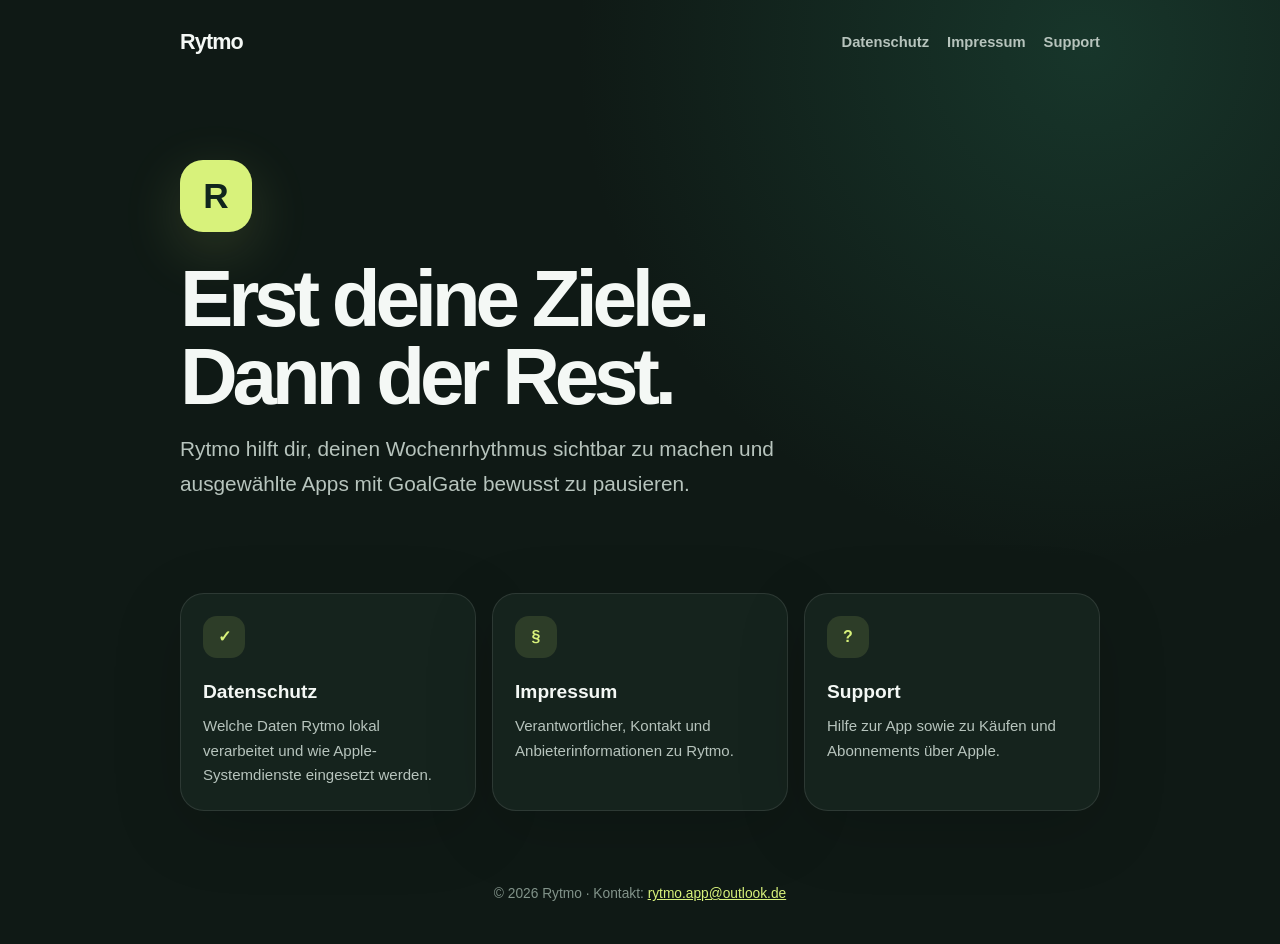
<file: index.html>
<!doctype html>
<html lang="de">
  <head>
    <meta charset="utf-8">
    <meta name="viewport" content="width=device-width, initial-scale=1">
    <meta name="description" content="Rechtliche Informationen und Support für die iOS-App Rytmo.">
    <title>Rytmo – Ziele zuerst. Dann der Rest.</title>
    <link rel="stylesheet" href="styles.css">
  </head>
  <body>
    <header class="wrap">
      <nav aria-label="Hauptnavigation">
        <a class="brand" href="index.html">Rytmo</a>
        <div class="nav-links">
          <a href="privacy.html">Datenschutz</a>
          <a href="imprint.html">Impressum</a>
          <a href="support.html">Support</a>
        </div>
      </nav>
    </header>

    <main class="wrap">
      <section class="hero">
        <div class="mark" aria-hidden="true">R</div>
        <h1>Erst deine Ziele.<br>Dann der Rest.</h1>
        <p class="lead">Rytmo hilft dir, deinen Wochenrhythmus sichtbar zu machen und ausgewählte Apps mit GoalGate bewusst zu pausieren.</p>
      </section>

      <section class="cards" aria-label="Informationen">
        <a class="card" href="privacy.html">
          <span class="icon" aria-hidden="true">✓</span>
          <h2>Datenschutz</h2>
          <p>Welche Daten Rytmo lokal verarbeitet und wie Apple-Systemdienste eingesetzt werden.</p>
        </a>
        <a class="card" href="imprint.html">
          <span class="icon" aria-hidden="true">§</span>
          <h2>Impressum</h2>
          <p>Verantwortlicher, Kontakt und Anbieterinformationen zu Rytmo.</p>
        </a>
        <a class="card" href="support.html">
          <span class="icon" aria-hidden="true">?</span>
          <h2>Support</h2>
          <p>Hilfe zur App sowie zu Käufen und Abonnements über Apple.</p>
        </a>
      </section>
    </main>

    <footer class="wrap">© 2026 Rytmo · Kontakt: <a href="mailto:rytmo.app@outlook.de">rytmo.app@outlook.de</a></footer>
  </body>
</html>
</file>
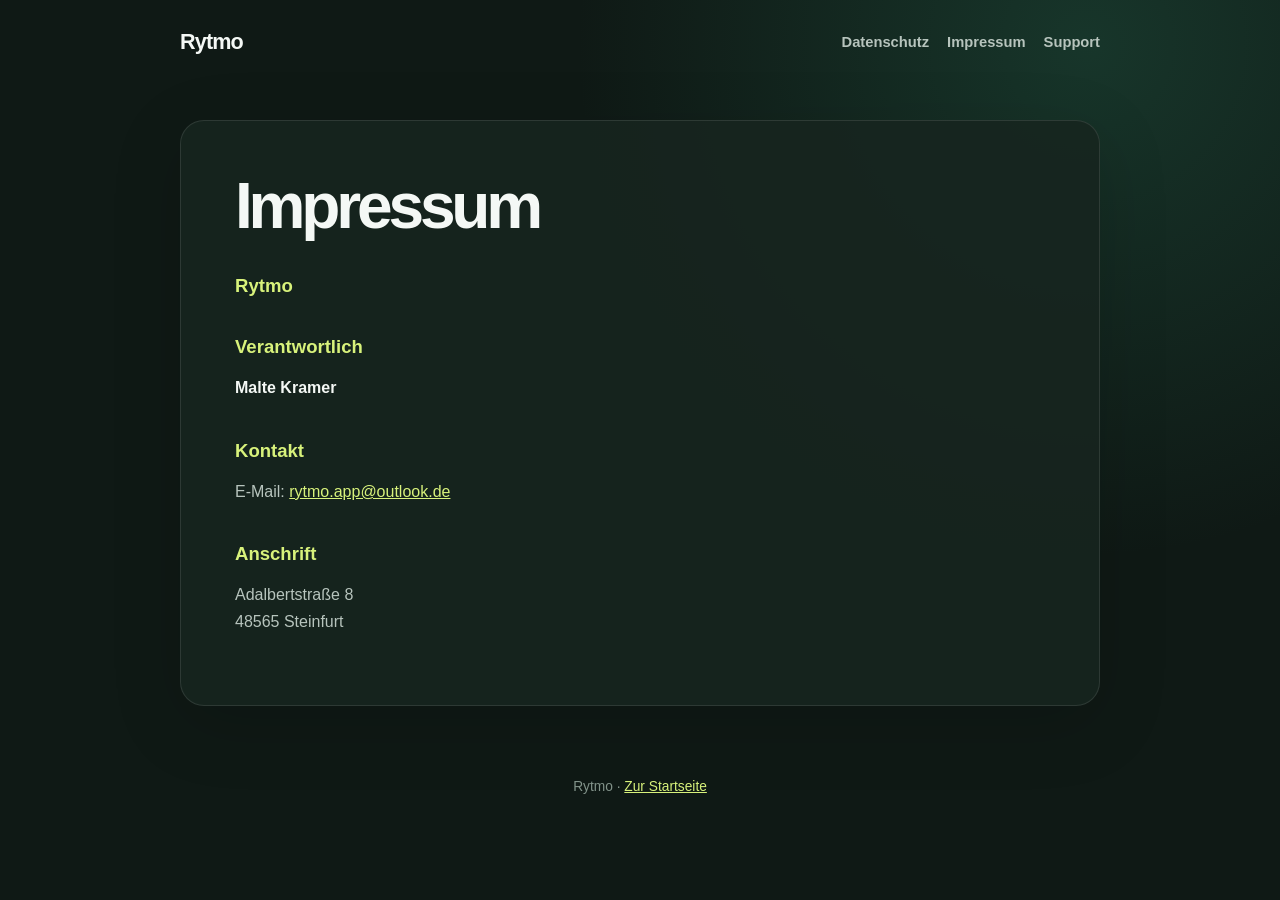
<file: imprint.html>
<!doctype html>
<html lang="de">
  <head>
    <meta charset="utf-8">
    <meta name="viewport" content="width=device-width, initial-scale=1">
    <meta name="description" content="Impressum und Anbieterinformationen für Rytmo.">
    <title>Impressum – Rytmo</title>
    <link rel="stylesheet" href="styles.css">
  </head>
  <body>
    <header class="wrap">
      <nav aria-label="Hauptnavigation">
        <a class="brand" href="index.html">Rytmo</a>
        <div class="nav-links">
          <a href="privacy.html">Datenschutz</a>
          <a href="imprint.html" aria-current="page">Impressum</a>
          <a href="support.html">Support</a>
        </div>
      </nav>
    </header>

    <main class="wrap">
      <article class="document">
        <h1>Impressum</h1>
        <h2>Rytmo</h2>

        <h2>Verantwortlich</h2>
        <p><strong>Malte Kramer</strong></p>

        <h2>Kontakt</h2>
        <p>E-Mail: <a href="mailto:rytmo.app@outlook.de">rytmo.app@outlook.de</a></p>

        <h2>Anschrift</h2>
        <p>Adalbertstraße 8<br>48565 Steinfurt</p>
      </article>
    </main>

    <footer class="wrap">Rytmo · <a href="index.html">Zur Startseite</a></footer>
  </body>
</html>
</file>
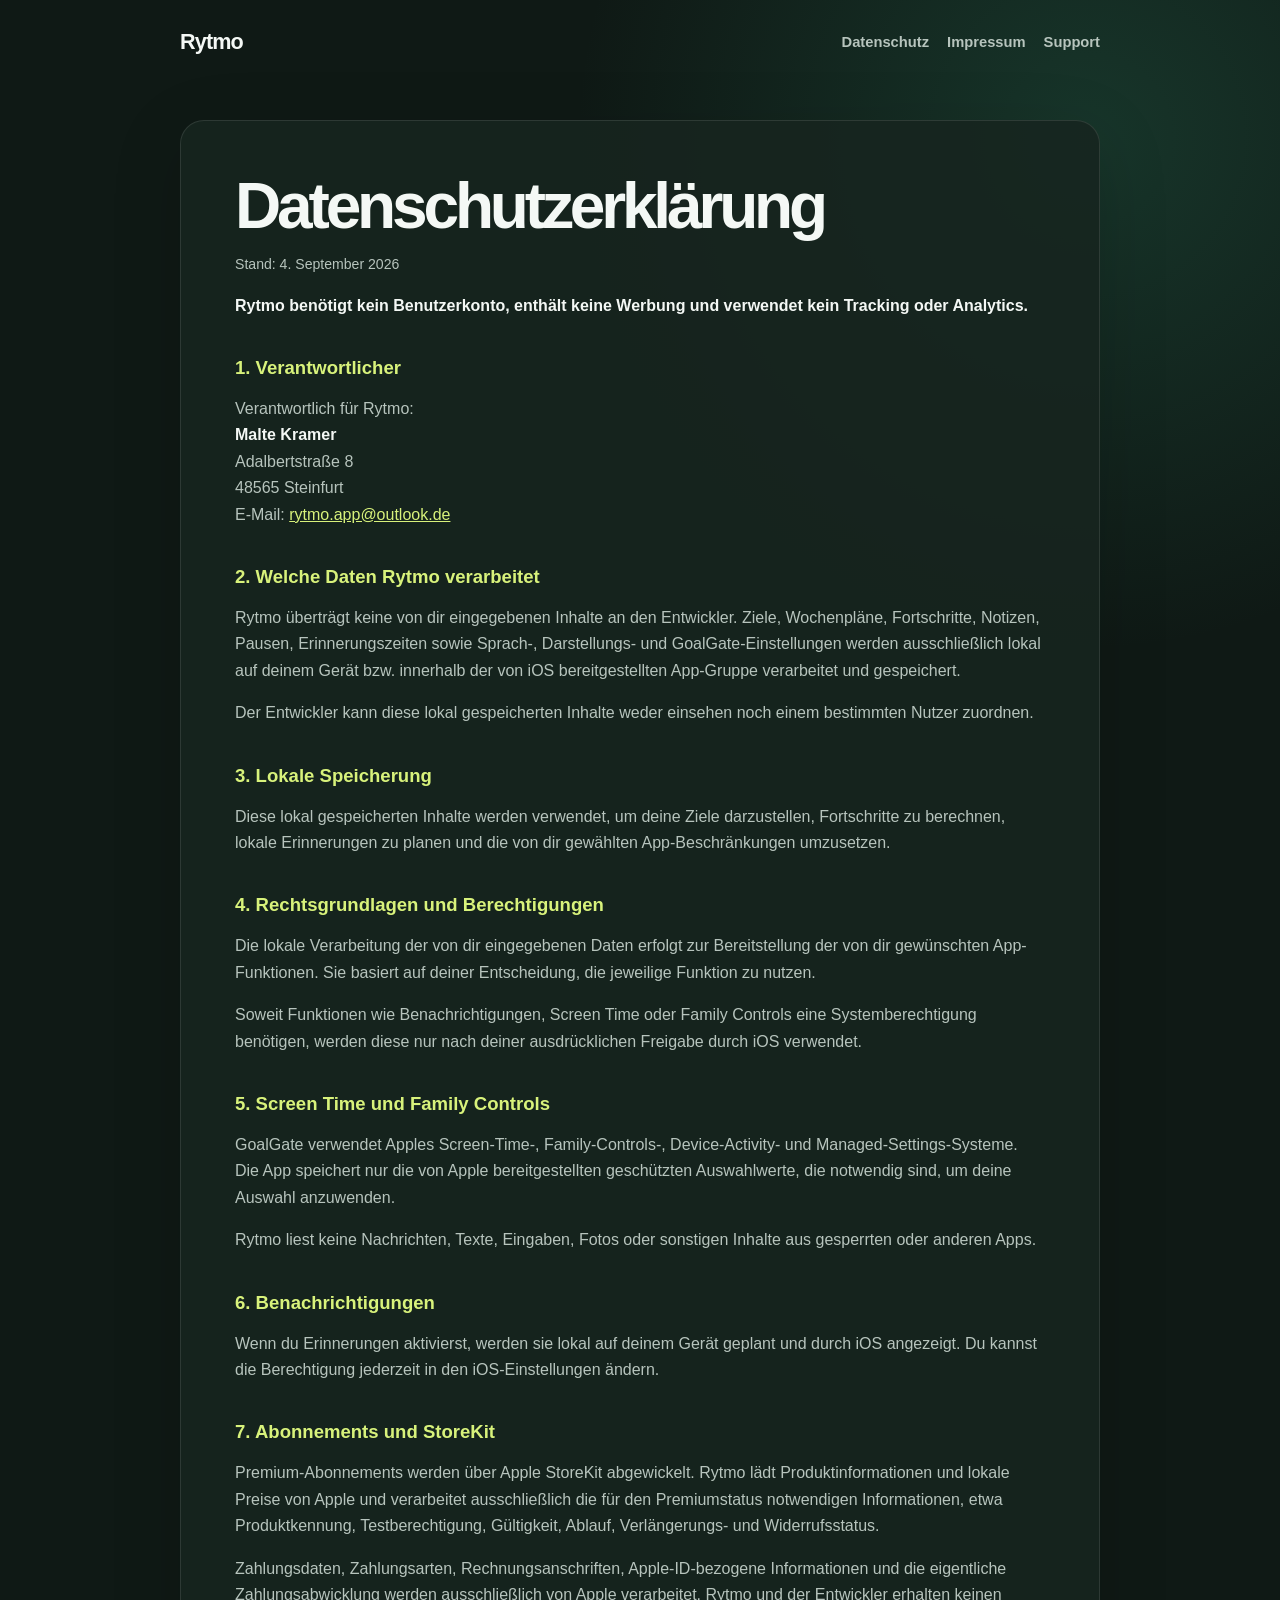
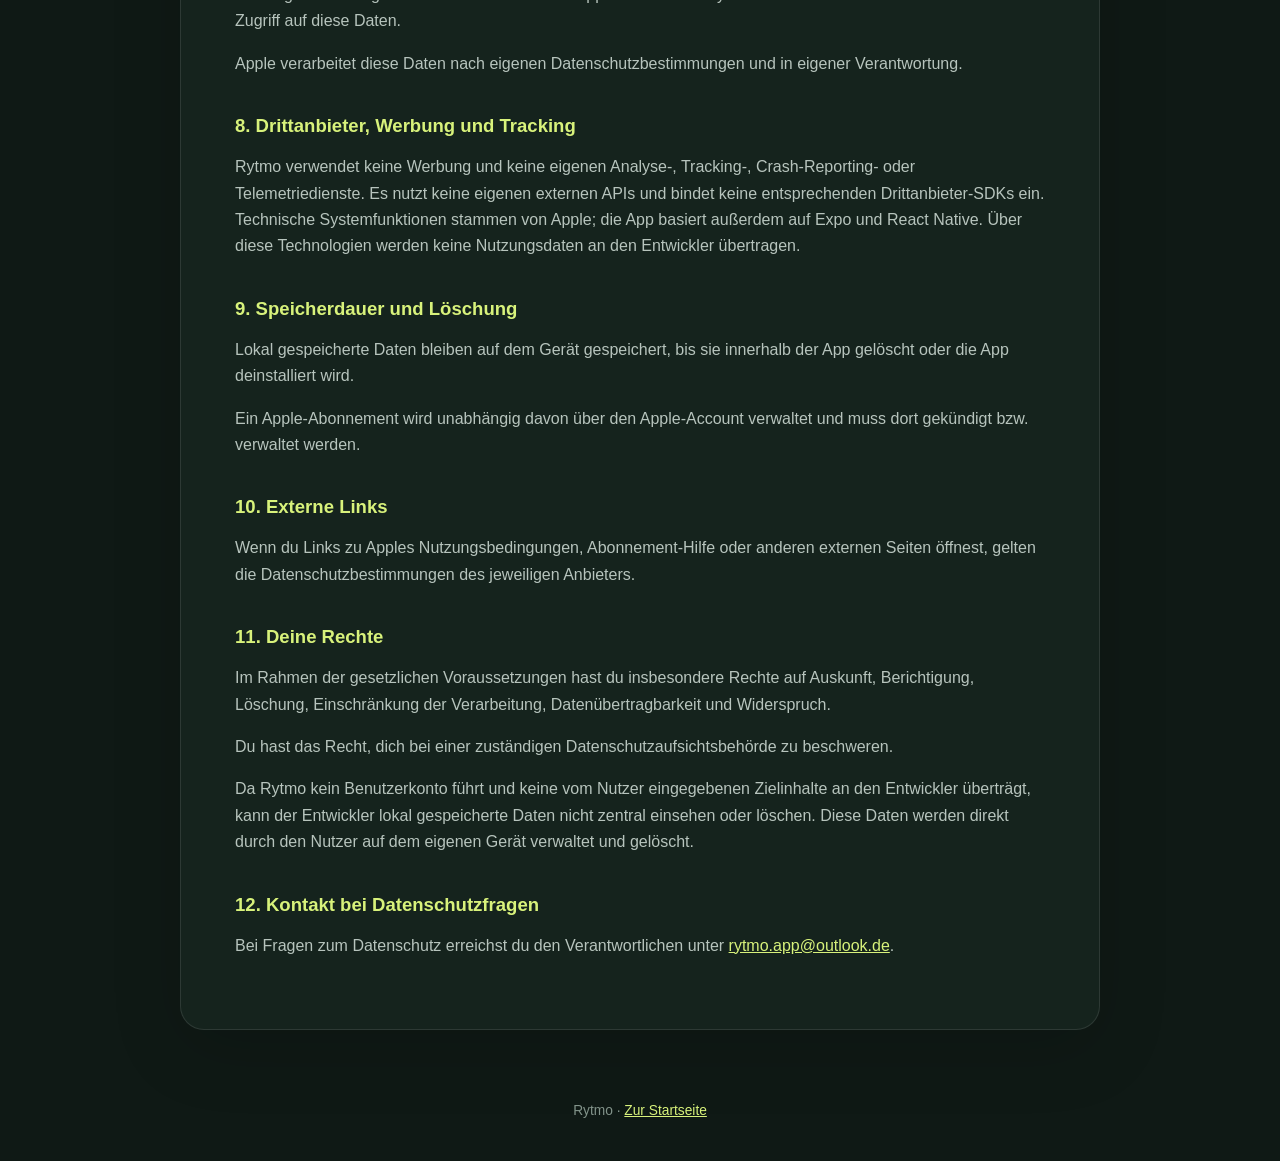
<file: privacy.html>
<!doctype html>
<html lang="de">
  <head>
    <meta charset="utf-8">
    <meta name="viewport" content="width=device-width, initial-scale=1">
    <meta name="description" content="Datenschutzerklärung der iOS-App Rytmo.">
    <title>Datenschutz – Rytmo</title>
    <link rel="stylesheet" href="styles.css">
  </head>
  <body>
    <header class="wrap">
      <nav aria-label="Hauptnavigation">
        <a class="brand" href="index.html">Rytmo</a>
        <div class="nav-links">
          <a href="privacy.html" aria-current="page">Datenschutz</a>
          <a href="imprint.html">Impressum</a>
          <a href="support.html">Support</a>
        </div>
      </nav>
    </header>

    <main class="wrap">
      <article class="document">
        <h1>Datenschutzerklärung</h1>
        <p class="meta">Stand: 4. September 2026</p>
        <p><strong>Rytmo benötigt kein Benutzerkonto, enthält keine Werbung und verwendet kein Tracking oder Analytics.</strong></p>

        <h2>1. Verantwortlicher</h2>
        <p>Verantwortlich für Rytmo:<br><strong>Malte Kramer</strong><br>Adalbertstraße 8<br>48565 Steinfurt<br>E-Mail: <a href="mailto:rytmo.app@outlook.de">rytmo.app@outlook.de</a></p>

        <h2>2. Welche Daten Rytmo verarbeitet</h2>
        <p>Rytmo überträgt keine von dir eingegebenen Inhalte an den Entwickler. Ziele, Wochenpläne, Fortschritte, Notizen, Pausen, Erinnerungszeiten sowie Sprach-, Darstellungs- und GoalGate-Einstellungen werden ausschließlich lokal auf deinem Gerät bzw. innerhalb der von iOS bereitgestellten App-Gruppe verarbeitet und gespeichert.</p>
        <p>Der Entwickler kann diese lokal gespeicherten Inhalte weder einsehen noch einem bestimmten Nutzer zuordnen.</p>

        <h2>3. Lokale Speicherung</h2>
        <p>Diese lokal gespeicherten Inhalte werden verwendet, um deine Ziele darzustellen, Fortschritte zu berechnen, lokale Erinnerungen zu planen und die von dir gewählten App-Beschränkungen umzusetzen.</p>

        <h2>4. Rechtsgrundlagen und Berechtigungen</h2>
        <p>Die lokale Verarbeitung der von dir eingegebenen Daten erfolgt zur Bereitstellung der von dir gewünschten App-Funktionen. Sie basiert auf deiner Entscheidung, die jeweilige Funktion zu nutzen.</p>
        <p>Soweit Funktionen wie Benachrichtigungen, Screen Time oder Family Controls eine Systemberechtigung benötigen, werden diese nur nach deiner ausdrücklichen Freigabe durch iOS verwendet.</p>

        <h2>5. Screen Time und Family Controls</h2>
        <p>GoalGate verwendet Apples Screen-Time-, Family-Controls-, Device-Activity- und Managed-Settings-Systeme. Die App speichert nur die von Apple bereitgestellten geschützten Auswahlwerte, die notwendig sind, um deine Auswahl anzuwenden.</p>
        <p>Rytmo liest keine Nachrichten, Texte, Eingaben, Fotos oder sonstigen Inhalte aus gesperrten oder anderen Apps.</p>

        <h2>6. Benachrichtigungen</h2>
        <p>Wenn du Erinnerungen aktivierst, werden sie lokal auf deinem Gerät geplant und durch iOS angezeigt. Du kannst die Berechtigung jederzeit in den iOS-Einstellungen ändern.</p>

        <h2>7. Abonnements und StoreKit</h2>
        <p>Premium-Abonnements werden über Apple StoreKit abgewickelt. Rytmo lädt Produktinformationen und lokale Preise von Apple und verarbeitet ausschließlich die für den Premiumstatus notwendigen Informationen, etwa Produktkennung, Testberechtigung, Gültigkeit, Ablauf, Verlängerungs- und Widerrufsstatus.</p>
        <p>Zahlungsdaten, Zahlungsarten, Rechnungsanschriften, Apple-ID-bezogene Informationen und die eigentliche Zahlungsabwicklung werden ausschließlich von Apple verarbeitet. Rytmo und der Entwickler erhalten keinen Zugriff auf diese Daten.</p>
        <p>Apple verarbeitet diese Daten nach eigenen Datenschutzbestimmungen und in eigener Verantwortung.</p>

        <h2>8. Drittanbieter, Werbung und Tracking</h2>
        <p>Rytmo verwendet keine Werbung und keine eigenen Analyse-, Tracking-, Crash-Reporting- oder Telemetriedienste. Es nutzt keine eigenen externen APIs und bindet keine entsprechenden Drittanbieter-SDKs ein. Technische Systemfunktionen stammen von Apple; die App basiert außerdem auf Expo und React Native. Über diese Technologien werden keine Nutzungsdaten an den Entwickler übertragen.</p>

        <h2>9. Speicherdauer und Löschung</h2>
        <p>Lokal gespeicherte Daten bleiben auf dem Gerät gespeichert, bis sie innerhalb der App gelöscht oder die App deinstalliert wird.</p>
        <p>Ein Apple-Abonnement wird unabhängig davon über den Apple-Account verwaltet und muss dort gekündigt bzw. verwaltet werden.</p>

        <h2>10. Externe Links</h2>
        <p>Wenn du Links zu Apples Nutzungsbedingungen, Abonnement-Hilfe oder anderen externen Seiten öffnest, gelten die Datenschutzbestimmungen des jeweiligen Anbieters.</p>

        <h2>11. Deine Rechte</h2>
        <p>Im Rahmen der gesetzlichen Voraussetzungen hast du insbesondere Rechte auf Auskunft, Berichtigung, Löschung, Einschränkung der Verarbeitung, Datenübertragbarkeit und Widerspruch.</p>
        <p>Du hast das Recht, dich bei einer zuständigen Datenschutzaufsichtsbehörde zu beschweren.</p>
        <p>Da Rytmo kein Benutzerkonto führt und keine vom Nutzer eingegebenen Zielinhalte an den Entwickler überträgt, kann der Entwickler lokal gespeicherte Daten nicht zentral einsehen oder löschen. Diese Daten werden direkt durch den Nutzer auf dem eigenen Gerät verwaltet und gelöscht.</p>

        <h2>12. Kontakt bei Datenschutzfragen</h2>
        <p>Bei Fragen zum Datenschutz erreichst du den Verantwortlichen unter <a href="mailto:rytmo.app@outlook.de">rytmo.app@outlook.de</a>.</p>
      </article>
    </main>

    <footer class="wrap">Rytmo · <a href="index.html">Zur Startseite</a></footer>
  </body>
</html>
</file>
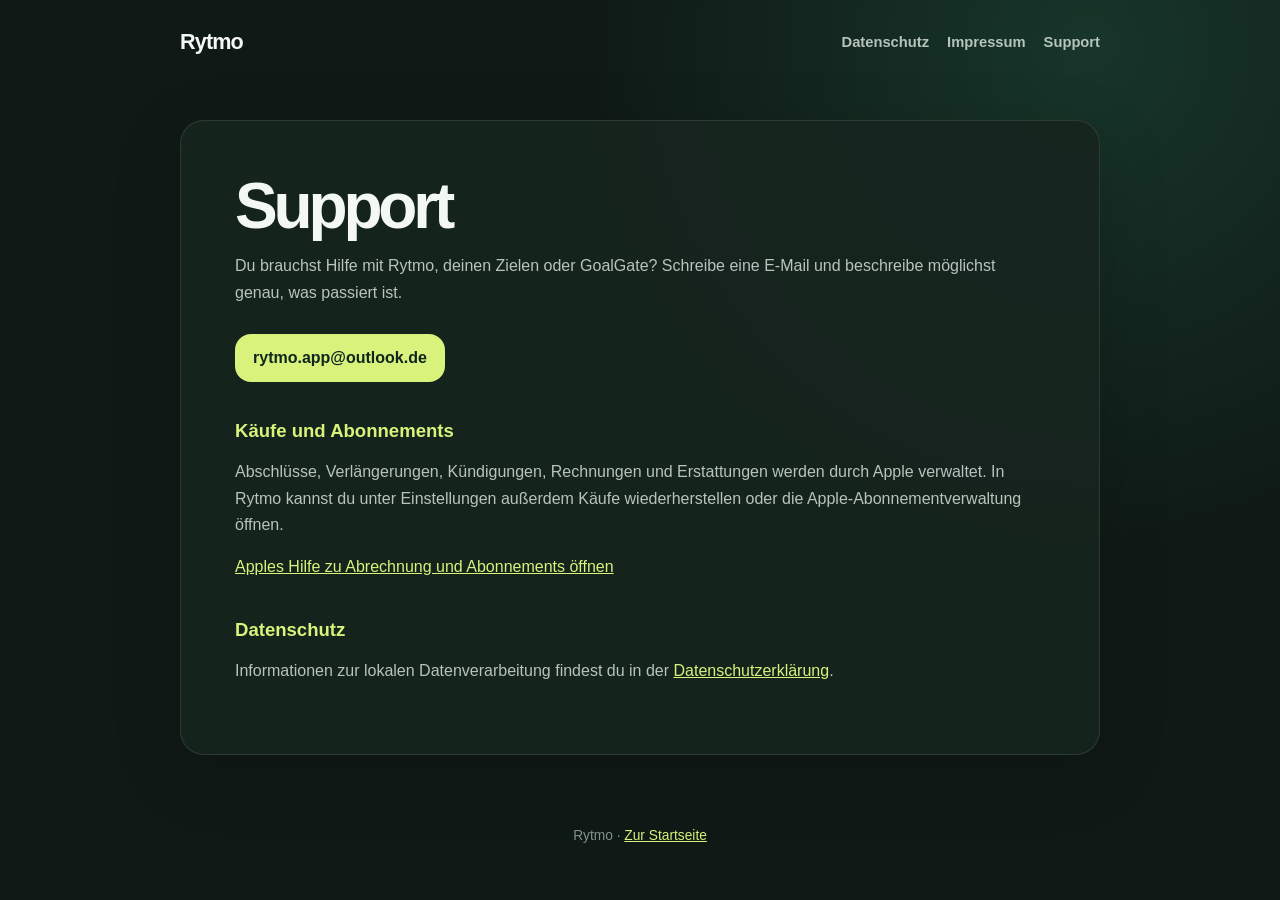
<file: support.html>
<!doctype html>
<html lang="de">
  <head>
    <meta charset="utf-8">
    <meta name="viewport" content="width=device-width, initial-scale=1">
    <meta name="description" content="Support und Hilfe für die iOS-App Rytmo.">
    <title>Support – Rytmo</title>
    <link rel="stylesheet" href="styles.css">
  </head>
  <body>
    <header class="wrap">
      <nav aria-label="Hauptnavigation">
        <a class="brand" href="index.html">Rytmo</a>
        <div class="nav-links">
          <a href="privacy.html">Datenschutz</a>
          <a href="imprint.html">Impressum</a>
          <a href="support.html" aria-current="page">Support</a>
        </div>
      </nav>
    </header>

    <main class="wrap">
      <article class="document">
        <h1>Support</h1>
        <p>Du brauchst Hilfe mit Rytmo, deinen Zielen oder GoalGate? Schreibe eine E-Mail und beschreibe möglichst genau, was passiert ist.</p>
        <a class="button" href="mailto:rytmo.app@outlook.de">rytmo.app@outlook.de</a>

        <h2>Käufe und Abonnements</h2>
        <p>Abschlüsse, Verlängerungen, Kündigungen, Rechnungen und Erstattungen werden durch Apple verwaltet. In Rytmo kannst du unter Einstellungen außerdem Käufe wiederherstellen oder die Apple-Abonnementverwaltung öffnen.</p>
        <a href="https://support.apple.com/billing">Apples Hilfe zu Abrechnung und Abonnements öffnen</a>

        <h2>Datenschutz</h2>
        <p>Informationen zur lokalen Datenverarbeitung findest du in der <a href="privacy.html">Datenschutzerklärung</a>.</p>
      </article>
    </main>

    <footer class="wrap">Rytmo · <a href="index.html">Zur Startseite</a></footer>
  </body>
</html>
</file>
<file: styles.css>
:root {
  color-scheme: dark;
  --bg: #0f1915;
  --surface: #17251f;
  --surface-soft: #1d3028;
  --ink: #f4f8f5;
  --muted: #b7c4bd;
  --brand: #71c7a8;
  --lime: #d8f27b;
  --line: rgba(255, 255, 255, 0.1);
  --danger: #ff9e88;
}

* {
  box-sizing: border-box;
}

html {
  scroll-behavior: smooth;
}

body {
  margin: 0;
  min-height: 100vh;
  background:
    radial-gradient(circle at 85% 5%, rgba(45, 128, 98, 0.28), transparent 32rem),
    var(--bg);
  color: var(--ink);
  font-family: -apple-system, BlinkMacSystemFont, "Segoe UI", sans-serif;
  line-height: 1.65;
}

a {
  color: var(--lime);
}

a:hover,
a:focus-visible {
  color: #edffae;
}

.wrap {
  width: min(100% - 32px, 920px);
  margin: 0 auto;
}

header {
  padding: 24px 0;
}

nav {
  display: flex;
  align-items: center;
  justify-content: space-between;
  gap: 20px;
}

.brand {
  color: var(--ink);
  font-size: 1.35rem;
  font-weight: 900;
  letter-spacing: -0.04em;
  text-decoration: none;
}

.nav-links {
  display: flex;
  flex-wrap: wrap;
  justify-content: flex-end;
  gap: 8px 18px;
}

.nav-links a {
  color: var(--muted);
  font-size: 0.92rem;
  font-weight: 700;
  text-decoration: none;
}

.hero {
  padding: 76px 0 92px;
}

.mark {
  display: grid;
  width: 72px;
  height: 72px;
  place-items: center;
  border-radius: 23px;
  background: var(--lime);
  color: #10251d;
  font-size: 2.2rem;
  font-weight: 900;
  box-shadow: 0 18px 60px rgba(216, 242, 123, 0.16);
}

h1 {
  max-width: 720px;
  margin: 28px 0 16px;
  font-size: clamp(2.6rem, 8vw, 5rem);
  line-height: 0.98;
  letter-spacing: -0.065em;
}

.lead {
  max-width: 630px;
  margin: 0;
  color: var(--muted);
  font-size: clamp(1.05rem, 2.5vw, 1.3rem);
}

.cards {
  display: grid;
  grid-template-columns: repeat(3, 1fr);
  gap: 16px;
  padding-bottom: 72px;
}

.card,
.document {
  border: 1px solid var(--line);
  border-radius: 24px;
  background: rgba(23, 37, 31, 0.88);
  box-shadow: 0 18px 70px rgba(0, 0, 0, 0.15);
}

.card {
  display: block;
  min-height: 185px;
  padding: 22px;
  color: var(--ink);
  text-decoration: none;
  transition: transform 160ms ease, border-color 160ms ease;
}

.card:hover,
.card:focus-visible {
  transform: translateY(-3px);
  border-color: rgba(216, 242, 123, 0.48);
}

.card h2 {
  margin: 18px 0 6px;
  font-size: 1.2rem;
}

.card p {
  margin: 0;
  color: var(--muted);
  font-size: 0.94rem;
}

.icon {
  display: grid;
  width: 42px;
  height: 42px;
  place-items: center;
  border-radius: 14px;
  background: rgba(216, 242, 123, 0.12);
  color: var(--lime);
  font-weight: 900;
}

.document {
  margin: 36px 0 70px;
  padding: clamp(22px, 5vw, 54px);
}

.document h1 {
  margin-top: 0;
  font-size: clamp(2.2rem, 7vw, 4rem);
}

.document h2 {
  margin: 36px 0 10px;
  color: var(--lime);
  font-size: 1.16rem;
  line-height: 1.35;
}

.document p,
.document li {
  color: var(--muted);
}

.document strong {
  color: var(--ink);
}

.meta {
  color: #8fa198;
  font-size: 0.88rem;
}

.blocker {
  margin: 16px 0;
  padding: 16px;
  border: 1px solid rgba(255, 158, 136, 0.35);
  border-radius: 16px;
  background: rgba(141, 51, 35, 0.17);
  color: #ffd3c8 !important;
  font-weight: 800;
}

.button {
  display: inline-flex;
  min-height: 48px;
  align-items: center;
  justify-content: center;
  margin-top: 12px;
  padding: 0 18px;
  border-radius: 16px;
  background: var(--lime);
  color: #10251d;
  font-weight: 900;
  text-decoration: none;
}

.button:hover,
.button:focus-visible {
  color: #10251d;
  background: #e8fa9d;
}

footer {
  padding: 0 0 38px;
  color: #82938a;
  font-size: 0.86rem;
  text-align: center;
}

@media (max-width: 720px) {
  nav {
    align-items: flex-start;
  }

  .nav-links {
    max-width: 220px;
  }

  .hero {
    padding: 54px 0 62px;
  }

  .cards {
    grid-template-columns: 1fr;
  }

  .card {
    min-height: 150px;
  }
}

@media (prefers-reduced-motion: reduce) {
  html {
    scroll-behavior: auto;
  }

  .card {
    transition: none;
  }
}
</file>
